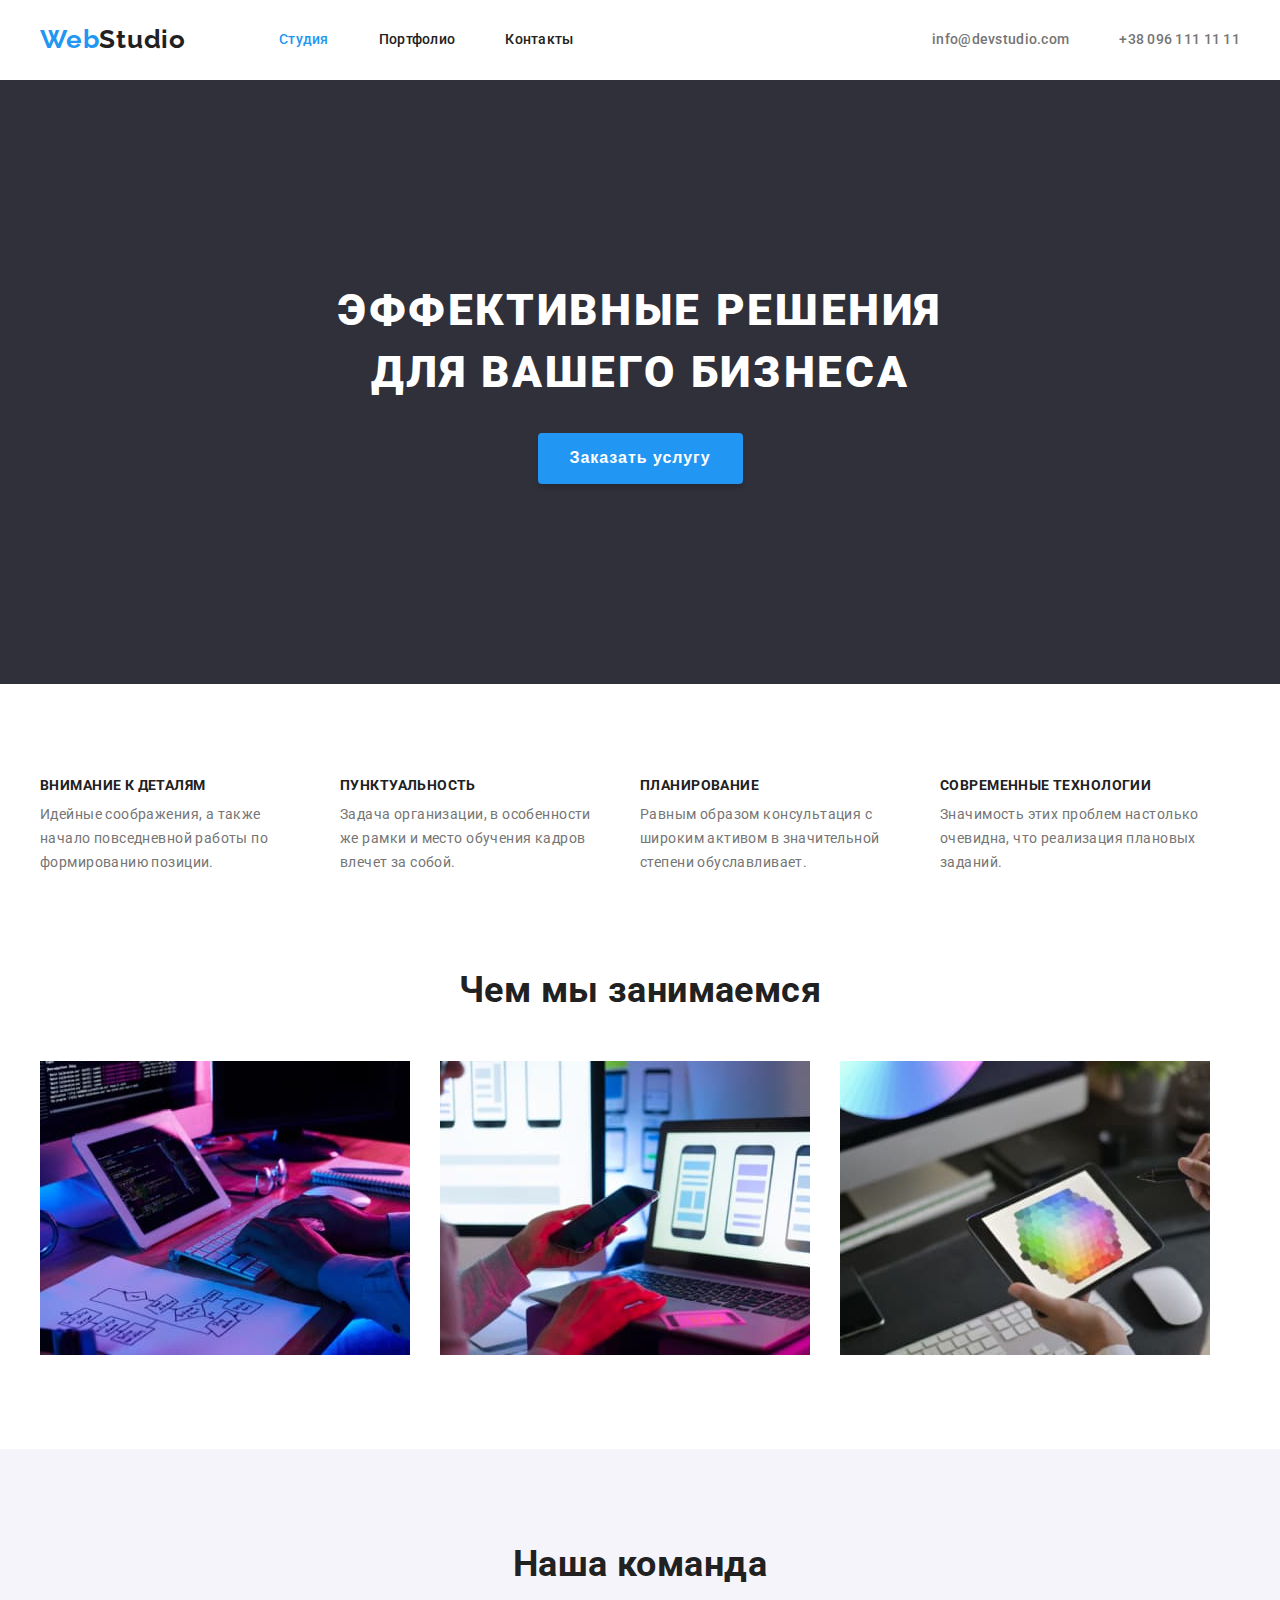
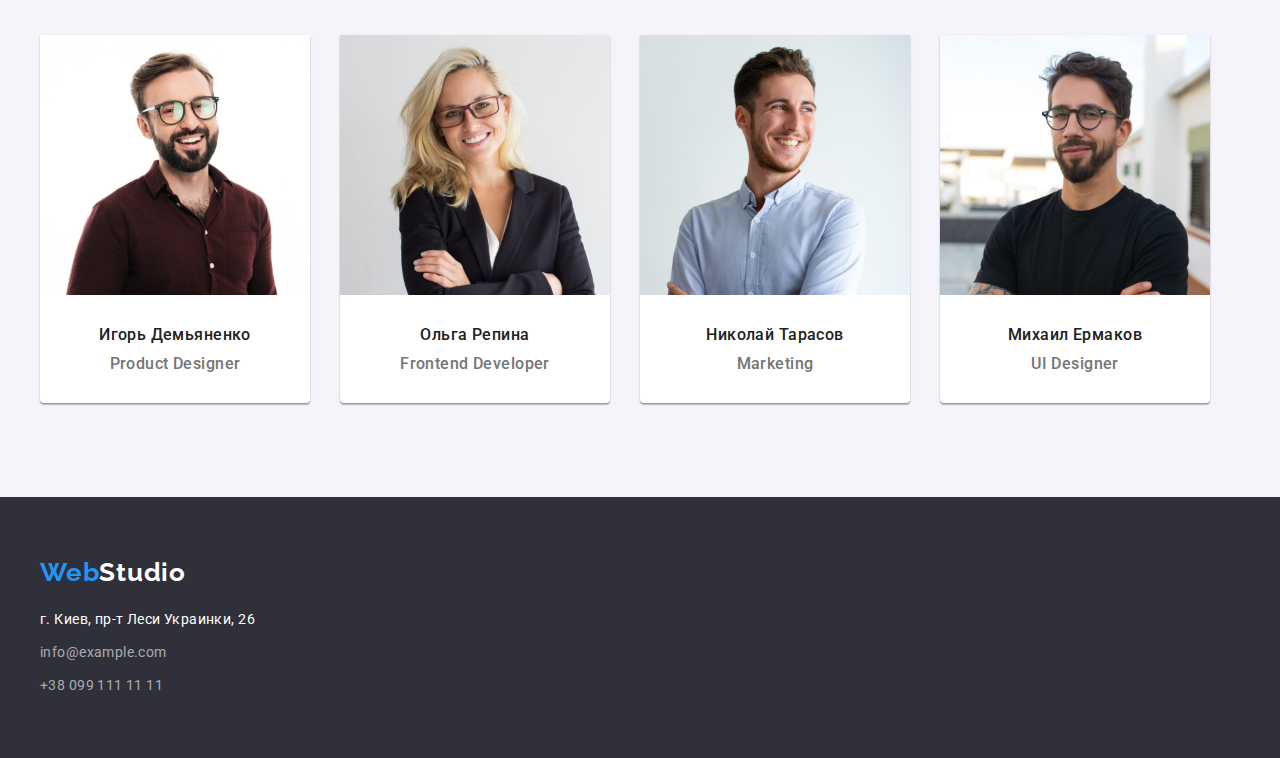
<file: index.html>
<!DOCTYPE html>
<html lang="ru">
<head>
    <meta charset="UTF-8">
    <meta http-equiv="X-UA-Compatible" content="IE=edge">
    <meta name="viewport" content="width=device-width, initial-scale=1.0">
    <title>Webstudio</title>
    <link rel="preconnect" href="https://fonts.googleapis.com">
    <link rel="preconnect" href="https://fonts.gstatic.com" crossorigin>
    <link href="https://fonts.googleapis.com/css2?family=Raleway:wght@700&family=Roboto:wght@400;500;700;900&display=swap"
        rel="stylesheet">
    <link rel="stylesheet" href="https://cdnjs.cloudflare.com/ajax/libs/modern-normalize/1.1.0/modern-normalize.min.css"
        integrity="sha512-wpPYUAdjBVSE4KJnH1VR1HeZfpl1ub8YT/NKx4PuQ5NmX2tKuGu6U/JRp5y+Y8XG2tV+wKQpNHVUX03MfMFn9Q=="
        crossorigin="anonymous" referrerpolicy="no-referrer" />
    <link rel="stylesheet" href="./css/styles.css">
</head>
<body>
    <!--header-->
<header>
<div class="container header">
    <nav class="nav">
        <a href="/" class="logo"><span class="web">Web</span>Studio</a>
        <ul class="nav-list">
            <li class="nav-list-item"><a href="./index.html" class="nav-list-link current">Студия</a></li>
            <li class="nav-list-item"><a href="./portfolio.html" class="nav-list-link">Портфолио</a></li>
            <li class="nav-list-item"><a href="" class="nav-list-link">Контакты</a></li>
        </ul>
    </nav>
    <ul class="auth-nav">
        <li class="auth-nav-item"><a href="mailto:info@devstudio.com" class="auth-nav-link">info@devstudio.com</a></li>
        <li class="auth-nav-item"><a href="tel:+380961111111" class="auth-nav-link">+38 096 111 11 11</a></li>
    </ul>
</div>
</header>
<!--main-->
<main>
    <!--Герой-->
<section class="hero">
<div class="container">
    <h1 class="hero-title">Эффективные решения <br /> для вашего бизнеса</h1>
    <button type="button" class="button">Заказать услугу</button>
</div>
</section>
<!--Наши преимущества-->
<section class="advantages section">
    <div class="container">
        <h2 class="advantages-title">Наши преимущества</h2>
        <ul class="advantages-list">
            <li class="advantages-item">
                <h3 class="advantages-item-title">Внимание к деталям</h3>
                <p class="advantages-text">Идейные соображения, а также начало повседневной работы по формированию позиции.</p>
            </li>
            <li class="advantages-item">
                <h3 class="advantages-item-title">Пунктуальность</h3>
                <p class="advantages-text">Задача организации, в особенности же рамки и место обучения кадров влечет за собой.
                </p>
            </li>
            <li class="advantages-item">
                <h3 class="advantages-item-title">Планирование</h3>
                <p class="advantages-text">Равным образом консультация с широким активом в значительной степени обуславливает.
                </p>
            </li>
            <li class="advantages-item">
                <h3 class="advantages-item-title">Современные технологии</h3>
                <p class="advantages-text">Значимость этих проблем настолько очевидна, что реализация плановых заданий.</p>
            </li>
        </ul>
    </div>
</section>
<!--Чем мы занимаемся-->
<section class="work section">
   <div class="container">
        <h2 class="work-title">Чем мы занимаемся</h2>
        <ul class="work-list">
            <li class="work-list-item">
                <img src="./images/photocomp.jpg" width="370" height="294" alt="Компютер">
            </li>
            <li class="work-list-item">
                <img src="./images/photophone.jpg" width="370" height="294" alt="Мобильный">
            </li>
            <li class="work-list-item">
                <img src="./images/phototab.jpg" width="370" height="294" alt="Планшет">
            </li>
        </ul>
   </div>
</section>
<!--Наша команда-->
<section class="teem section">
    <div class="container">
        <h2 class="teem-title">Наша команда</h2>
        <ul class="teem-list">
            <li class="teem-item">
                <img src="./images/photoigor.jpg" width="270" height="260" alt="Фото Игорь Демьяненко">
                <h3 class="name">Игорь Демьяненко</h3>
                <h3 class="position">Product Designer</h3>
            </li>
            <li class="teem-item">
                <img src="./images/photoolga.jpg" width="270" height="260" alt="Фото Ольга Репина">
                <h3 class="name">Ольга Репина</h3>
                <h3 class="position">Frontend Developer</h3>
            </li>
            <li class="teem-item">
                <img src="./images/photonikola.jpg" width="270" height="260" alt="Фото Николай Тарасов">
                <h3 class="name">Николай Тарасов</h3>
                <h3 class="position">Marketing</h3>
            </li>
            <li class="teem-item">
                <img src="./images/photomisha.jpg" width="270" height="260" alt="Фото Михаил Ермаков">
                <h3 class="name">Михаил Ермаков</h3>
                <h3 class="position">UI Designer</h3>
            </li>
        </ul>
    </div>
</section>
</main>
<!--footer-->
<footer>
<div class="container">
    <a href="/" class="logo-footer"><span class="web">Web</span>Studio</a>
    <address>
        <ul class="address">
            <li class="item place">г. Киев, пр-т Леси Украинки, 26</li>
            <li class="item mail"><a href="mailto:info@example.com" class="auth">info@example.com</a></li>
            <li class="item phone"><a href="tel:+380991111111" class="auth">+38 099 111 11 11</a></li>
        </ul>
    </address>
</div>
</footer>
</body>
</html>
</file>
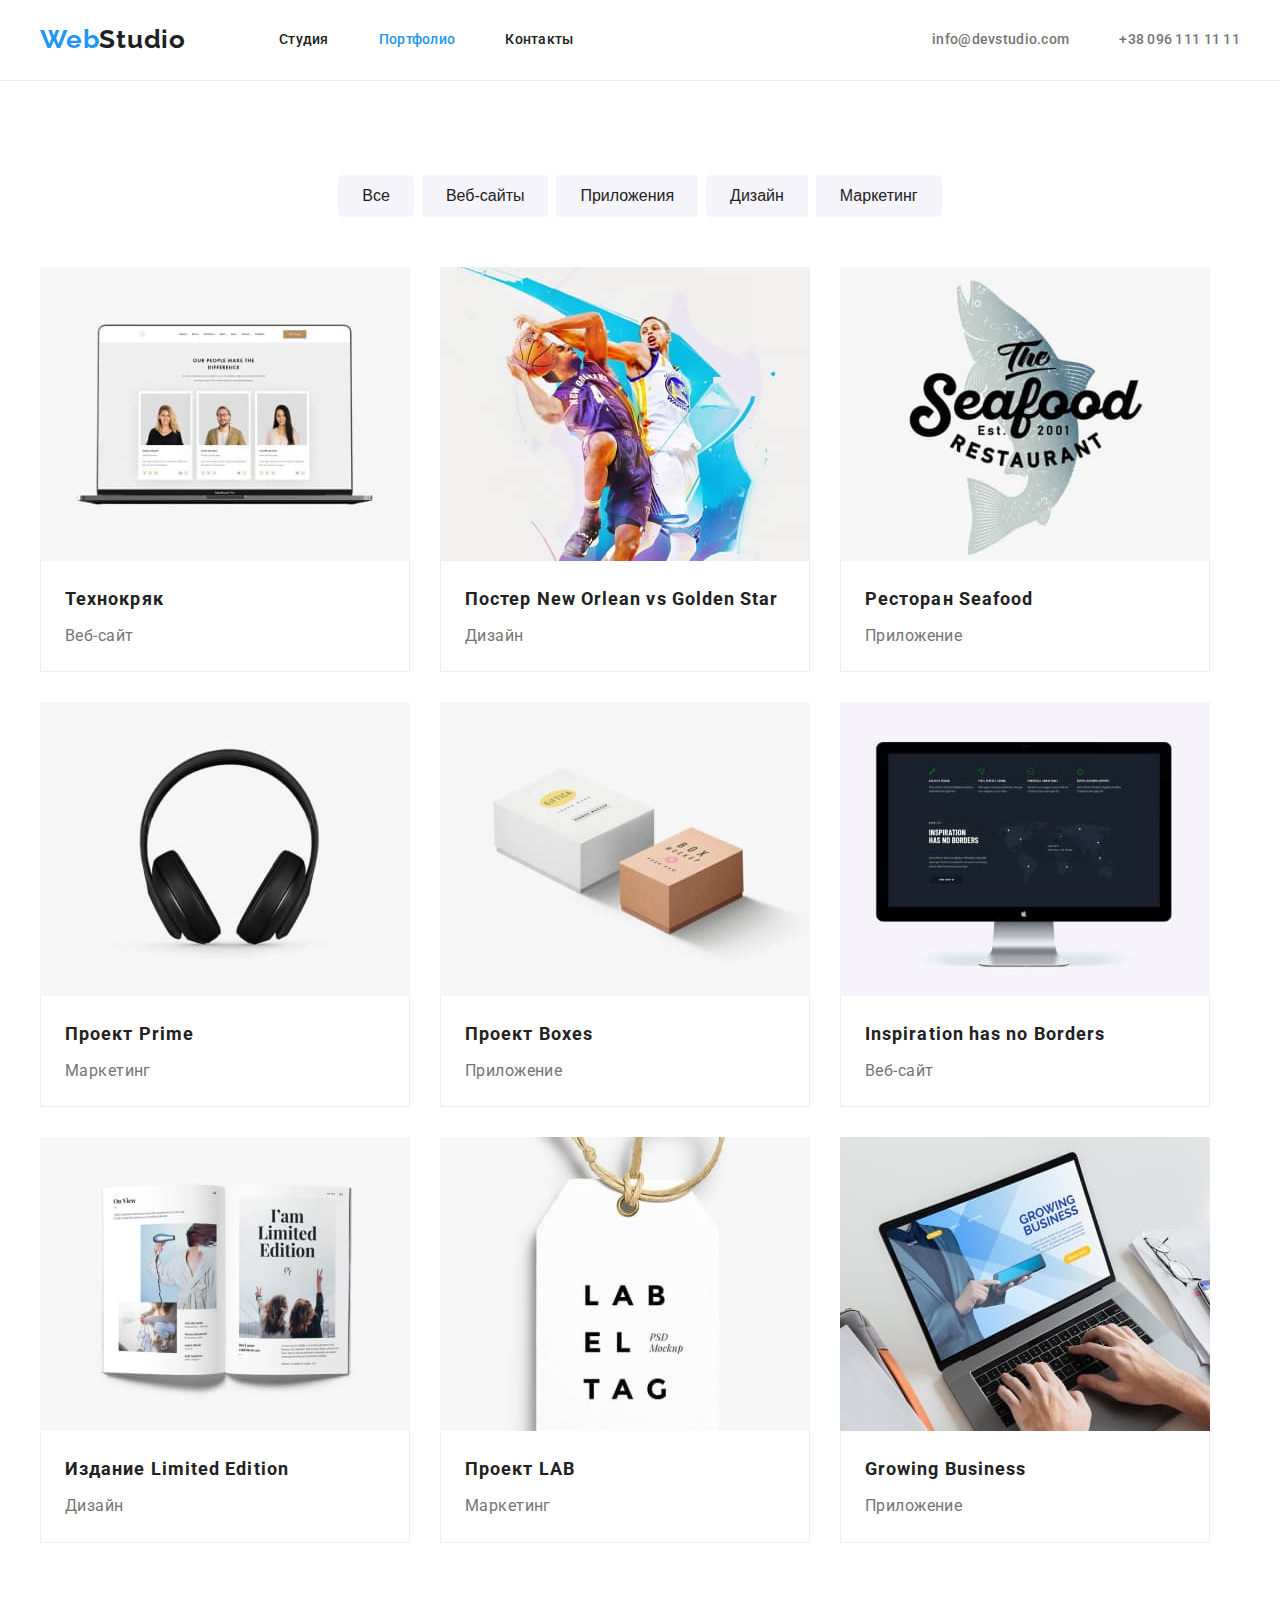
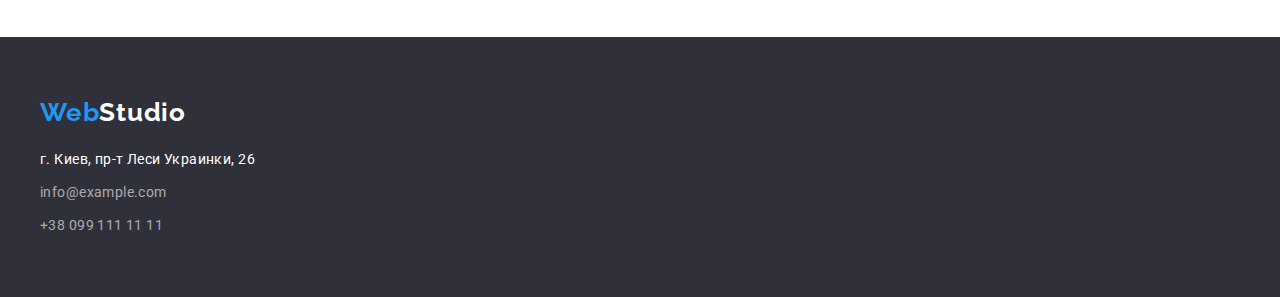
<file: portfolio.html>
<!DOCTYPE html>
<html lang="ru">

<head>
    <meta charset="UTF-8">
    <meta http-equiv="X-UA-Compatible" content="IE=edge">
    <meta name="viewport" content="width=device-width, initial-scale=1.0">
    <title>Webstudio</title>
    <link rel="preconnect" href="https://fonts.googleapis.com">
    <link rel="preconnect" href="https://fonts.gstatic.com" crossorigin>
    <link href="https://fonts.googleapis.com/css2?family=Raleway:wght@700&family=Roboto:wght@400;500;700;900&display=swap"
        rel="stylesheet">
    <link rel="stylesheet" href="https://cdnjs.cloudflare.com/ajax/libs/modern-normalize/1.1.0/modern-normalize.min.css"
        integrity="sha512-wpPYUAdjBVSE4KJnH1VR1HeZfpl1ub8YT/NKx4PuQ5NmX2tKuGu6U/JRp5y+Y8XG2tV+wKQpNHVUX03MfMFn9Q=="
        crossorigin="anonymous" referrerpolicy="no-referrer" />
    <link rel="stylesheet" href="./css/styles.css">
</head>

<body>
    <!--header-->
    <header>
        <div class="container header">
            <nav class="nav">
                <a href="/" class="logo"><span class="web">Web</span>Studio</a>
                <ul class="nav-list">
                    <li class="nav-list-item"><a href="./index.html" class="nav-list-link">Студия</a></li>
                    <li class="nav-list-item"><a href="./portfolio.html" class="nav-list-link current">Портфолио</a></li>
                    <li class="nav-list-item"><a href="" class="nav-list-link">Контакты</a></li>
                </ul>
            </nav>
            <ul class="auth-nav">
                <li class="auth-nav-item"><a href="mailto:info@devstudio.com" class="auth-nav-link">info@devstudio.com</a>
                </li>
                <li class="auth-nav-item"><a href="tel:+380961111111" class="auth-nav-link">+38 096 111 11 11</a></li>
            </ul>
        </div>
    </header>
    <!--main-->
    <main>
      <section class="portfolio section">
          <div class="container">
            <h1 class="portfolio-title">Портфолио</h1>
            <!--Фильтр-->            
                <ul class="filtr">
                    <li class="item"><button type="button" class="filtr-item">Все</button></li>
                    <li class="item"><button type="button" class="filtr-item">Веб-сайты</button></li>
                    <li class="item"><button type="button" class="filtr-item">Приложения</button></li>
                    <li class="item"><button type="button" class="filtr-item">Дизайн</button></li>
                    <li class="item"><button type="button" class="filtr-item">Маркетинг</button></li>
                </ul>
            <!--Портфолио список-->
            <ul class="portfolio-list">
                <li class="portfolio-list-item">
                    <a href="" class="portfolio-list-link">
                        <img src="./images/1.tehno.jpg" alt="монитор ноутбука" width="370" height="294">
                        <div class="card-text">
                         <h2 class="portfolio-item-title">Технокряк</h2>
                         <p class="portfolio-item-text">Веб-сайт</p>
                        </div>
                    </a>
                </li>
                <li class="portfolio-list-item">
                    <a href="" class="portfolio-list-link">
                        <img src="./images/2.poster.jpg" alt="два баскетболиста" width="370" height="294">
                        <div class="card-text">
                         <h2 class="portfolio-item-title">Постер New Orlean vs Golden Star</h2>
                         <p class="portfolio-item-text">Дизайн</p>
                        </div>
                    </a>
                </li>
                <li class="portfolio-list-item">
                    <a href="" class="portfolio-list-link">
                        <img src="./images/3.restoran.jpg" alt="лого ресторана Seafood" width="370" height="294">
                        <div class="card-text">
                         <h2 class="portfolio-item-title">Ресторан Seafood</h2>
                         <p class="portfolio-item-text">Приложение</p>
                        </div>
                    </a>
                </li>
                <li class="portfolio-list-item">
                    <a href="" class="portfolio-list-link">
                        <img src="./images/4.proect-prime.jpg" alt="наушники" width="370" height="294">
                        <div class="card-text">
                         <h2 class="portfolio-item-title">Проект Prime</h2>
                         <p class="portfolio-item-text">Маркетинг</p>
                        </div>
                    </a>
                </li>
                <li class="portfolio-list-item">
                    <a href="" class="portfolio-list-link">
                        <img src="./images/5.proect-boxes.jpg" alt="две коробки" width="370" height="294">
                        <div class="card-text">
                         <h2 class="portfolio-item-title">Проект Boxes</h2>
                         <p class="portfolio-item-text">Приложение</p>
                        </div>
                    </a>
                </li>
                <li class="portfolio-list-item">
                    <a href="" class="portfolio-list-link">
                        <img src="./images/6.inspiration.jpg" alt="монитор" width="370" height="294">
                        <div class="card-text">
                         <h2 class="portfolio-item-title">Inspiration has no Borders</h2>
                         <p class="portfolio-item-text">Веб-сайт</p>
                        </div>
                    </a>
                </li>
                <li class="portfolio-list-item">
                    <a href="" class="portfolio-list-link">
                        <img src="./images/7.izdanie.jpg" alt="раскрытая книга" width="370" height="294">
                        <div class="card-text">
                         <h2 class="portfolio-item-title">Издание Limited Edition</h2>
                         <p class="portfolio-item-text">Дизайн</p>
                        </div>
                    </a>
                </li>
                <li class="portfolio-list-item">
                    <a href="" class="portfolio-list-link">
                        <img src="./images/8.proect-lab.jpg" alt="ярлык" width="370" height="294">
                        <div class="card-text">
                         <h2 class="portfolio-item-title">Проект LAB</h2>
                         <p class="portfolio-item-text">Маркетинг</p>
                        </div>
                    </a>
                </li>
                <li class="portfolio-list-item">
                    <a href="" class="portfolio-list-link">
                        <img src="./images/9.growing-business.jpg" alt="печатают на ноутбуке" width="370" height="294">
                        <div class="card-text">
                         <h2 class="portfolio-item-title">Growing Business</h2>
                         <p class="portfolio-item-text">Приложение</p>
                        </div>
                    </a>
                </li>
            </ul>
          </div>
      </section>
    </main>
    <!--footer-->
    <footer>
        <div class="container">
            <a href="/" class="logo-footer"><span class="web">Web</span>Studio</a>
            <address>
                <ul class="address">
                    <li class="item place">г. Киев, пр-т Леси Украинки, 26</li>
                    <li class="item mail"><a href="mailto:info@example.com" class="auth">info@example.com</a></li>
                    <li class="item phone"><a href="tel:+380991111111" class="auth">+38 099 111 11 11</a></li>
                </ul>
            </address>
        </div>
    </footer>
</body>

</html>
</file>
<file: css/styles.css>
:root {
    --title-text-color: #212121;
    --text-color: #757575;
    --accent-color: #2196F3;
    --background-color: #fff;
    --footer-color: #2F303A;
    --secondary-bgr-color: #F5F4FA;
}

body {
margin: 0;
font-family: 'Roboto', sans-serif;
color: var(--title-text-color);
font-size: 14px;
letter-spacing: 0.03em;
background-color: var(--background-color);
}

h1, h2, h3, p {
    margin: 0;
}

ul {
    margin: 0;
    padding: 0;
}

/* Header */
.section {
    padding-top: 94px;
    padding-bottom: 94px;
}

.container {
    width: 1200px;
    padding-right: 15px;
    padding-left: 15px;
    margin-left: auto;
    margin-right: auto;
}

header {
background-color: var(--background-color);
}

.container.header {
    display: flex;
    align-items: center;
}

.logo,
.logo-footer {
 display: inline-block;

 font-family: 'Raleway', sans-serif;
 font-size: 26px;
 line-height: 1.2;
 font-weight: 700;
 letter-spacing: 0.03em;
 }

.logo {
    margin-right: 93px;
}

.nav {
display: flex;
align-items: center;
color: var(--title-text-color);
}

.nav > a {
    display: inline-block;
}

.list-item,
.auth-nav-link {
    color: var(--title-text-color);
    font-weight: 500;
    line-height: 1,14;
    letter-spacing: 0.02em;
}

.web {
color: var(--accent-color);
}

.nav-list {
    display: flex;
    /* padding-left: 0; */
}

.nav-list-item:not(:first-child) {
    margin-left: 50px;
}

.auth-nav-item:not(:first-child) {
    margin-left: 50px;
}

.nav-list-link {
    display: inline-block;
    padding: 32px 0;

    font-weight: 500;
    line-height: 1.14;
    letter-spacing: 0.02em;
}

.nav-list-link:hover,
.nav-list-link:focus {
color: var(--accent-color);   
}

.auth-nav {
    display: flex;
    margin-left: auto;
    /* padding: 0; */
}

.auth-nav-link {
display: inline-block;
padding: 32px 0;

font-weight: 500;
line-height: 1.14;
letter-spacing: 0.02em;
color: var(--text-color);
}

.auth-nav-link:hover,
.auth-nav-link:focus,
.auth:hover,
.auth:focus {
color: var(--accent-color);
}

li {
list-style-type: none;
}

a {
color: inherit;
text-decoration: none;
}

/* Студия */

.current {
color: var(--accent-color);
}
/* Герой */
.hero {
    padding-top: 200px;
    padding-bottom: 200px;

    background-color: var(--footer-color);
    text-align: center;
   }
.hero-title {
    margin-bottom: 30px;
    font-size: 44px;
    line-height: 1.4;
    font-weight: 900;
    color: var(--background-color);
    text-align: center;
    text-transform: uppercase;
    letter-spacing: 0.06em;
    }
.button {
display: inline-block;
box-shadow: 0px 4px 4px rgba(0, 0, 0, 0.15);
border-radius: 4px;
border: none;
padding: 10px 32px;

background-color: var(--accent-color);
color: var(--background-color);
font-size: 16px;
line-height: 1.9;
font-weight: 700;
letter-spacing: 0.06em;
text-align: center;
cursor: pointer;
}

/* Наши преимущества */
.advantages {
padding-bottom: 0;
}

.advantages.section .container {
display: flex;
}

.advantages-title {
display: none;
}

.advantages-list {
    display: flex;
    /* padding-left: 0; */
}

.advantages-item {
    width: 270px;
}

.advantages-item:not(:first-child) {
margin-left: 30px;
}

.advantages-item-title {
margin-bottom: 10px;

font-weight: 700;
font-size: 14px;
line-height: 1.14;
text-transform: uppercase;
text-align: left;
color: var(--title-text-color);
}

.advantages-text {
line-height: 1.7;
text-align: left;
color: var(--text-color);
}

/* Чем мы занимаемся */
img {
    display: block;
    max-width: 100%;
    height: auto;
}

.work-title,
.teem-title {
font-size: 36px;
line-height: 1.17;
text-align: center;
color: var(--title-text-color);
}

.work-title {
    margin-bottom: 50px;
}

.work-list {
    display: flex;
    /* padding-left: 0; */
}

.work-list-item:not(:first-child) {
    margin-left: 30px;
}

/* Наша команда */

.teem {
background-color: var(--secondary-bgr-color);
}

.teem-title {
    margin-bottom: 50px;
}

.teem-list {
    display: flex;
    /* padding-left: 0; */
}

.teem-item {
width: 270px;
background: var(--background-color);
text-align: center;

box-shadow: 0px 1px 3px rgba(0, 0, 0, 0.12), 0px 1px 1px rgba(0, 0, 0, 0.14), 0px 2px 1px rgba(0, 0, 0, 0.2);
border-radius: 0px 0px 4px 4px;
}

.teem-item:not(:first-child) {
    margin-left: 30px;
}

.name,
.position {
font-size: 16px;
line-height: 1.19;
font-weight: 500;
color: var(--title-text-color);
}

.teem-item img {
margin-bottom: 30px;
}

.name {
margin-bottom: 10px;
}

.position {
margin-bottom: 30px;

color: var(--text-color);
}

/* Портфолио */

.portfolio {
  background-color: var(--background-color);
  border-top: 1px solid #ECECEC;  
}

.portfolio-title {
display: none;
}

.filtr {
    display: flex;
    padding-left: 0;
    margin-bottom: 50px;
    text-align: center;
    justify-content: center;
    }

.filtr .item:not(:first-child) {
    margin-left: 8px;
}

.filtr-item {
display: inline-block;
padding: 6px 22px;
background: var(--secondary-bgr-color);
border-radius: 4px;
border-color: transparent;

font-size: 16px;
line-height: 1.6;
font-weight: 500;
text-align: center;
color: var(--title-text-color);
cursor: pointer;
}

.filtr-item:hover,
.filtr-item:focus {
color: var(--background-color);
background-color: var(--accent-color);
}

.portfolio-list {
    display: flex;
    flex-wrap: wrap;
    /* padding-left: 0; */
}

.card-text {
    padding: 20px 24px;
    border-right: 1px solid #EEEEEE;
    border-bottom: 1px solid #EEEEEE;
    border-left: 1px solid #EEEEEE;
}

.portfolio-list-item:not(:nth-child(3n)) {
    margin-right: 30px;
}

.portfolio-list-item:not(:nth-last-child(-n + 3)) {
    margin-bottom: 30px;
}

.portfolio-list-item {
width: 370px;
}

.portfolio-item-title {
margin-bottom: 4px;

font-size: 18px;
line-height: 2;
font-weight: 700;
text-align: left;
letter-spacing: 0.06em;
color: var(--title-text-color);
}

.portfolio-item-text {
font-size: 16px;
line-height: 1.9;
text-align: left;
color: var(--text-color)
}

/* Footer */
footer {
background-color: var(--footer-color);
}

footer .container {
    padding-bottom: 60px;
}

.logo-footer {
margin-top: 60px;
margin-bottom: 20px;

color: var(--background-color);
}

.address {
/* padding-left: 0; */
}

.place,
.auth {
font-family: Roboto;
font-style: normal;
font-size: 14px;
line-height: 1.7;
color: var(--background-color);
}

.auth {
color: rgba(255, 255, 255, 0.6);
}

.address a {
    display: inline-block;
}

.item.place {
    margin-bottom: 9px;
}

.item.mail {
    margin-bottom: 9px;
}
</file>
